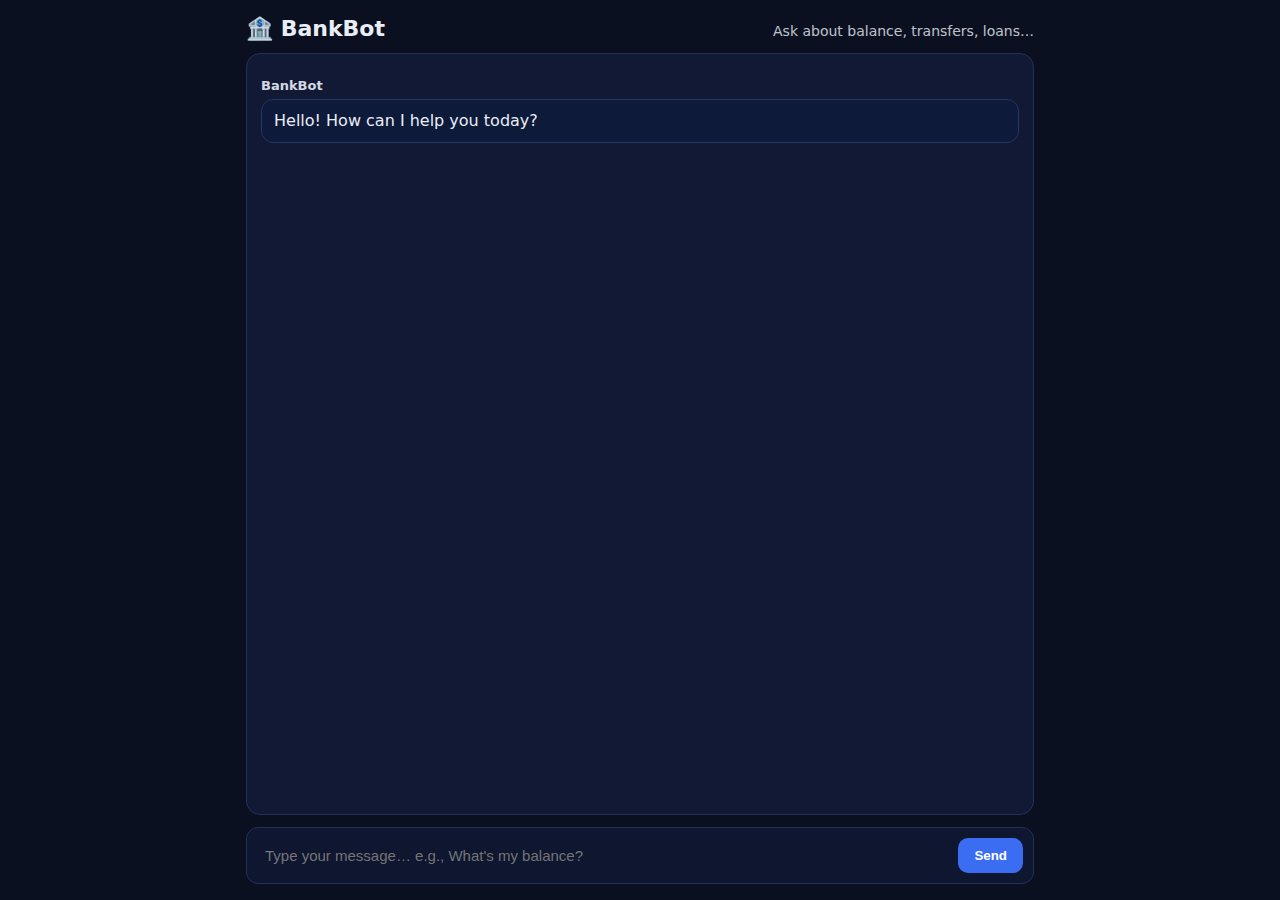
<file: templates/index.html>
<!doctype html>
<html lang="en">
  <head>
    <meta charset="utf-8" />
    <meta name="viewport" content="width=device-width, initial-scale=1" />
    <title>BankBot</title>
    <link rel="stylesheet" href="/static/style.css" />
  </head>
  <body>
    <div class="app">
      <header>
        <h1>🏦 BankBot</h1>
        <p class="sub">Ask about balance, transfers, loans…</p>
      </header>

      <main id="chat">
        <!-- messages will appear here -->
      </main>

      <form id="composer">
        <input
          id="message"
          type="text"
          autocomplete="off"
          placeholder="Type your message… e.g., What's my balance?"
          required
        />
        <button id="send" type="submit">Send</button>
      </form>
    </div>

    <script src="/static/app.js"></script>
  </body>
</html>
</file>
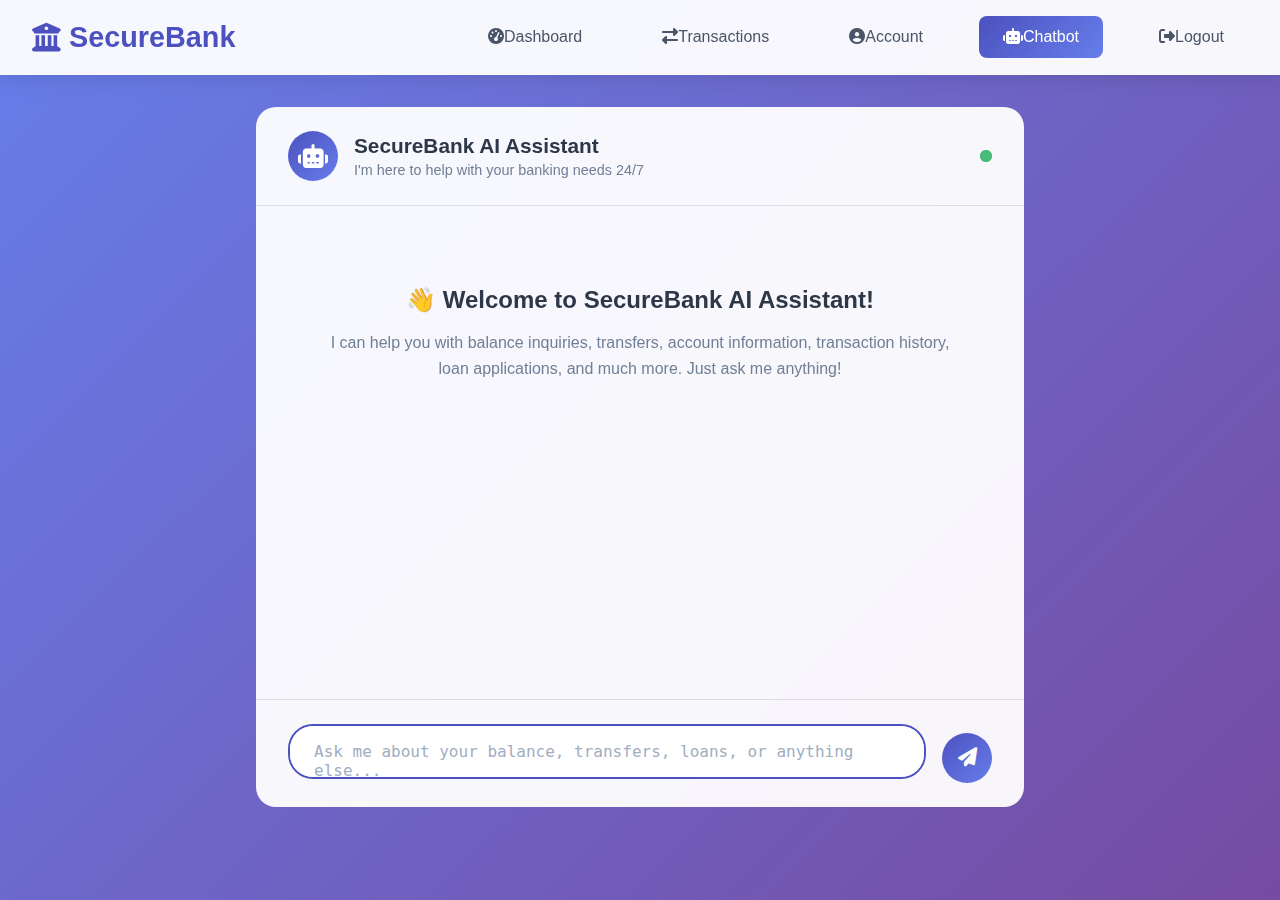
<file: templates/chat.html>
<!DOCTYPE html>
<html lang="en">
<head>
    <meta charset="UTF-8">
    <meta name="viewport" content="width=device-width, initial-scale=1.0">
    <title>SecureBank - AI Assistant</title>
    <link href="https://cdnjs.cloudflare.com/ajax/libs/font-awesome/6.4.0/css/all.min.css" rel="stylesheet">
    <style>
        * {
            margin: 0;
            padding: 0;
            box-sizing: border-box;
        }

        body {
            font-family: 'Inter', -apple-system, BlinkMacSystemFont, 'Segoe UI', Roboto, sans-serif;
            background: linear-gradient(135deg, #667eea 0%, #764ba2 100%);
            min-height: 100vh;
            color: #333;
        }

        /* Header */
        .header {
            background: rgba(255, 255, 255, 0.95);
            backdrop-filter: blur(10px);
            border-bottom: 1px solid rgba(255, 255, 255, 0.2);
            padding: 1rem 2rem;
            box-shadow: 0 4px 20px rgba(0, 0, 0, 0.1);
        }

        .nav-container {
            display: flex;
            justify-content: space-between;
            align-items: center;
            max-width: 1400px;
            margin: 0 auto;
        }

        .logo {
            font-size: 1.8rem;
            font-weight: 700;
            color: #4c51bf;
            display: flex;
            align-items: center;
            gap: 0.5rem;
        }

        .nav-links {
            display: flex;
            gap: 2rem;
            align-items: center;
        }

        .nav-link {
            text-decoration: none;
            color: #4a5568;
            font-weight: 500;
            padding: 0.75rem 1.5rem;
            border-radius: 8px;
            transition: all 0.3s ease;
        }

        .nav-link:hover {
            color: #4c51bf;
            background: rgba(102, 126, 234, 0.1);
        }

        .nav-link.active {
            background: linear-gradient(135deg, #4c51bf, #667eea);
            color: white;
        }

        /* Chat Container */
        .chat-container {
            max-width: 800px;
            margin: 2rem auto;
            padding: 0 1rem;
            height: calc(100vh - 200px);
            display: flex;
            flex-direction: column;
        }

        .chat-header {
            background: rgba(255, 255, 255, 0.95);
            backdrop-filter: blur(10px);
            border-radius: 20px 20px 0 0;
            padding: 1.5rem 2rem;
            border-bottom: 1px solid rgba(0, 0, 0, 0.1);
            display: flex;
            align-items: center;
            gap: 1rem;
        }

        .bot-avatar {
            width: 50px;
            height: 50px;
            background: linear-gradient(135deg, #4c51bf, #667eea);
            border-radius: 50%;
            display: flex;
            align-items: center;
            justify-content: center;
            color: white;
            font-size: 1.5rem;
        }

        .chat-info h3 {
            color: #2d3748;
            font-size: 1.3rem;
            margin-bottom: 0.3rem;
        }

        .chat-info p {
            color: #718096;
            font-size: 0.9rem;
        }

        .status-indicator {
            width: 12px;
            height: 12px;
            background: #48bb78;
            border-radius: 50%;
            margin-left: auto;
            position: relative;
        }

        .status-indicator::after {
            content: '';
            position: absolute;
            top: 0;
            left: 0;
            right: 0;
            bottom: 0;
            background: #48bb78;
            border-radius: 50%;
            animation: pulse 2s infinite;
        }

        @keyframes pulse {
            0% { transform: scale(1); opacity: 1; }
            100% { transform: scale(2); opacity: 0; }
        }

        /* Chat Messages */
        .chat-messages {
            flex: 1;
            background: rgba(255, 255, 255, 0.95);
            backdrop-filter: blur(10px);
            padding: 2rem;
            overflow-y: auto;
            display: flex;
            flex-direction: column;
            gap: 1rem;
            scrollbar-width: thin;
            scrollbar-color: #cbd5e0 transparent;
        }

        .chat-messages::-webkit-scrollbar {
            width: 6px;
        }

        .chat-messages::-webkit-scrollbar-track {
            background: transparent;
        }

        .chat-messages::-webkit-scrollbar-thumb {
            background: #cbd5e0;
            border-radius: 3px;
        }

        .message {
            display: flex;
            gap: 1rem;
            align-items: flex-start;
            animation: slideIn 0.3s ease-out;
        }

        @keyframes slideIn {
            from {
                opacity: 0;
                transform: translateY(20px);
            }
            to {
                opacity: 1;
                transform: translateY(0);
            }
        }

        .message.user {
            flex-direction: row-reverse;
        }

        .message-avatar {
            width: 40px;
            height: 40px;
            border-radius: 50%;
            display: flex;
            align-items: center;
            justify-content: center;
            color: white;
            font-size: 1.2rem;
            flex-shrink: 0;
        }

        .bot-message-avatar {
            background: linear-gradient(135deg, #4c51bf, #667eea);
        }

        .user-message-avatar {
            background: linear-gradient(135deg, #48bb78, #38a169);
        }

        .message-content {
            max-width: 70%;
            padding: 1rem 1.5rem;
            border-radius: 20px;
            position: relative;
            line-height: 1.5;
            white-space: pre-line;
        }

        .bot-message {
            background: #f7fafc;
            border: 1px solid #e2e8f0;
            color: #2d3748;
        }

        .user-message {
            background: linear-gradient(135deg, #4c51bf, #667eea);
            color: white;
        }

        .message-time {
            font-size: 0.75rem;
            opacity: 0.7;
            margin-top: 0.5rem;
        }

        /* Quick Suggestions */
        .quick-suggestions {
            display: flex;
            flex-wrap: wrap;
            gap: 0.5rem;
            margin-top: 1rem;
        }

        .suggestion-btn {
            background: rgba(102, 126, 234, 0.1);
            border: 1px solid rgba(102, 126, 234, 0.3);
            color: #4c51bf;
            padding: 0.5rem 1rem;
            border-radius: 20px;
            cursor: pointer;
            font-size: 0.85rem;
            transition: all 0.3s ease;
        }

        .suggestion-btn:hover {
            background: rgba(102, 126, 234, 0.2);
            transform: translateY(-2px);
        }

        /* Typing Indicator */
        .typing-indicator {
            display: none;
            align-items: center;
            gap: 1rem;
            padding: 1rem 0;
        }

        .typing-dots {
            display: flex;
            gap: 0.3rem;
        }

        .typing-dot {
            width: 8px;
            height: 8px;
            background: #4c51bf;
            border-radius: 50%;
            animation: typing 1.5s infinite ease-in-out;
        }

        .typing-dot:nth-child(2) { animation-delay: 0.2s; }
        .typing-dot:nth-child(3) { animation-delay: 0.4s; }

        @keyframes typing {
            0%, 80%, 100% { transform: scale(1); opacity: 0.5; }
            40% { transform: scale(1.2); opacity: 1; }
        }

        /* Input Area */
        .chat-input {
            background: rgba(255, 255, 255, 0.95);
            backdrop-filter: blur(10px);
            border-radius: 0 0 20px 20px;
            padding: 1.5rem 2rem;
            border-top: 1px solid rgba(0, 0, 0, 0.1);
        }

        .input-container {
            display: flex;
            gap: 1rem;
            align-items: flex-end;
        }

        .input-wrapper {
            flex: 1;
            position: relative;
        }

        #messageInput {
            width: 100%;
            border: 2px solid #e2e8f0;
            border-radius: 25px;
            padding: 1rem 1.5rem;
            font-size: 1rem;
            resize: none;
            min-height: 50px;
            max-height: 120px;
            outline: none;
            transition: border-color 0.3s ease;
        }

        #messageInput:focus {
            border-color: #4c51bf;
        }

        #messageInput::placeholder {
            color: #a0aec0;
        }

        .send-btn {
            background: linear-gradient(135deg, #4c51bf, #667eea);
            border: none;
            width: 50px;
            height: 50px;
            border-radius: 50%;
            color: white;
            font-size: 1.2rem;
            cursor: pointer;
            transition: all 0.3s ease;
            display: flex;
            align-items: center;
            justify-content: center;
        }

        .send-btn:hover:not(:disabled) {
            transform: scale(1.1);
            box-shadow: 0 5px 15px rgba(102, 126, 234, 0.4);
        }

        .send-btn:disabled {
            opacity: 0.5;
            cursor: not-allowed;
        }

        /* Welcome Message */
        .welcome-message {
            text-align: center;
            padding: 3rem 2rem;
            color: #718096;
        }

        .welcome-message h3 {
            color: #2d3748;
            margin-bottom: 1rem;
            font-size: 1.5rem;
        }

        .welcome-message p {
            margin-bottom: 2rem;
            line-height: 1.6;
        }

        .welcome-suggestions {
            display: grid;
            grid-template-columns: repeat(auto-fit, minmax(200px, 1fr));
            gap: 1rem;
            margin-top: 2rem;
        }

        .welcome-suggestion {
            background: rgba(102, 126, 234, 0.1);
            border: 1px solid rgba(102, 126, 234, 0.2);
            padding: 1rem;
            border-radius: 15px;
            cursor: pointer;
            transition: all 0.3s ease;
            text-align: left;
        }

        .welcome-suggestion:hover {
            background: rgba(102, 126, 234, 0.2);
            transform: translateY(-2px);
        }

        .welcome-suggestion i {
            color: #4c51bf;
            font-size: 1.5rem;
            margin-bottom: 0.5rem;
        }

        .welcome-suggestion h4 {
            color: #2d3748;
            margin-bottom: 0.3rem;
        }

        .welcome-suggestion p {
            color: #718096;
            font-size: 0.9rem;
            margin: 0;
        }

        /* Action Buttons */
        .action-buttons {
            display: flex;
            flex-wrap: wrap;
            gap: 0.5rem;
            margin-top: 1rem;
        }

        .action-btn {
            background: #4c51bf;
            color: white;
            border: none;
            padding: 0.5rem 1rem;
            border-radius: 20px;
            cursor: pointer;
            font-size: 0.85rem;
            transition: all 0.3s ease;
        }

        .action-btn:hover {
            background: #3a3f8f;
            transform: translateY(-2px);
        }

        .action-btn.secondary {
            background: #e2e8f0;
            color: #4a5568;
        }

        .action-btn.secondary:hover {
            background: #cbd5e0;
        }

        /* Transfer Modal */
        .modal {
            position: fixed;
            z-index: 1000;
            left: 0;
            top: 0;
            width: 100%;
            height: 100%;
            background: rgba(0, 0, 0, 0.6);
            justify-content: center;
            align-items: center;
            display: none;
        }

        .modal-content {
            background: #fff;
            padding: 2rem;
            border-radius: 15px;
            width: 90%;
            max-width: 400px;
            text-align: center;
            box-shadow: 0 10px 30px rgba(0, 0, 0, 0.3);
        }

        .modal-content h3 {
            margin-bottom: 1.5rem;
            color: #2d3748;
        }

        .modal-content input {
            width: 100%;
            padding: 12px;
            margin: 8px 0;
            border-radius: 8px;
            border: 2px solid #e2e8f0;
            outline: none;
            transition: border-color 0.3s ease;
        }

        .modal-content input:focus {
            border-color: #4c51bf;
        }

        .modal-content button {
            width: 100%;
            padding: 12px;
            margin: 8px 0;
            border: none;
            border-radius: 8px;
            font-weight: bold;
            cursor: pointer;
            transition: all 0.3s ease;
        }

        .modal-content button[type="submit"] {
            background: #4c51bf;
            color: #fff;
        }

        .modal-content button[type="submit"]:hover {
            background: #3a3f8f;
        }

        .close-btn {
            background: #e53e3e !important;
            color: #fff !important;
        }

        .close-btn:hover {
            background: #c53030 !important;
        }

        /* Responsive */
        @media (max-width: 768px) {
            .chat-container {
                margin: 1rem auto;
                height: calc(100vh - 150px);
            }

            .message-content {
                max-width: 85%;
            }

            .welcome-suggestions {
                grid-template-columns: 1fr;
            }

            .nav-container {
                flex-direction: column;
                gap: 1rem;
            }

            .nav-links {
                flex-wrap: wrap;
                justify-content: center;
                gap: 1rem;
            }
            /* Add these styles to your existing CSS in chat.html */

/* Intent Display Styles */
.intent-display {
    background: rgba(76, 81, 191, 0.1);
    border: 1px solid rgba(76, 81, 191, 0.3);
    color: #4c51bf;
    padding: 0.4rem 0.8rem;
    border-radius: 12px;
    font-size: 0.75rem;
    font-weight: 600;
    margin-top: 0.8rem;
    margin-bottom: 0.3rem;
    display: inline-block;
    max-width: fit-content;
    opacity: 0.8;
    transition: opacity 0.3s ease;
}

/* Transaction Container Styles */
.transactions-container {
    background: #f8fafc;
    border: 1px solid #e2e8f0;
    border-radius: 12px;
    margin-top: 1rem;
    padding: 1rem;
    max-height: 400px;
    overflow-y: auto;
}

.transaction-item {
    background: white;
    border: 1px solid #e2e8f0;
    border-radius: 8px;
    padding: 1rem;
    margin-bottom: 0.8rem;
    transition: all 0.2s ease;
}

.transaction-item:hover {
    box-shadow: 0 2px 8px rgba(0, 0, 0, 0.1);
    border-color: #cbd5e0;
}

.transaction-item:last-child {
    margin-bottom: 0;
}

.transaction-header {
    display: flex;
    justify-content: space-between;
    align-items: center;
    margin-bottom: 0.8rem;
}

.transaction-type {
    display: flex;
    align-items: center;
    gap: 0.5rem;
}

.type-icon {
    font-size: 1.2rem;
}

.type-text {
    font-weight: 600;
    color: #2d3748;
    font-size: 0.9rem;
}

.transaction-amount {
    font-weight: 700;
    font-size: 1.1rem;
}

.amount-credit {
    color: #38a169;
}

.amount-debit {
    color: #e53e3e;
}

.transaction-details {
    display: flex;
    flex-direction: column;
    gap: 0.3rem;
}

.transaction-date {
    color: #718096;
    font-size: 0.85rem;
    font-weight: 500;
}

.counterparty {
    color: #4a5568;
    font-size: 0.85rem;
    background: #edf2f7;
    padding: 0.3rem 0.6rem;
    border-radius: 6px;
    display: inline-block;
    max-width: fit-content;
}

.transaction-desc {
    color: #718096;
    font-size: 0.8rem;
    font-style: italic;
}

.balance-after {
    color: #2d3748;
    font-size: 0.8rem;
    font-weight: 500;
    background: #e6fffa;
    padding: 0.3rem 0.6rem;
    border-radius: 6px;
    border: 1px solid #b2f5ea;
    display: inline-block;
    max-width: fit-content;
}

.no-transactions {
    text-align: center;
    color: #718096;
    padding: 2rem;
    font-style: italic;
}

/* Responsive Styles for Transactions */
@media (max-width: 768px) {
    .transaction-header {
        flex-direction: column;
        align-items: flex-start;
        gap: 0.5rem;
    }
    
    .transaction-amount {
        font-size: 1rem;
    }
    
    .transactions-container {
        max-height: 300px;
    }
    
    .transaction-item {
        padding: 0.8rem;
    }
}

/* Enhanced message content for better formatting */
.message-content {
    max-width: 70%;
    padding: 1rem 1.5rem;
    border-radius: 20px;
    position: relative;
    line-height: 1.5;
    white-space: pre-line;
}

.bot-message .transactions-container {
    margin-top: 1rem;
    margin-left: -0.5rem;
    margin-right: -0.5rem;
}

/* Scrollbar for transaction container */
.transactions-container::-webkit-scrollbar {
    width: 6px;
}

.transactions-container::-webkit-scrollbar-track {
    background: #f1f5f9;
    border-radius: 3px;
}

.transactions-container::-webkit-scrollbar-thumb {
    background: #cbd5e0;
    border-radius: 3px;
}

.transactions-container::-webkit-scrollbar-thumb:hover {
    background: #a0aec0;
}
        }

        /* Loading Animation */
        .loading {
            display: inline-block;
            width: 20px;
            height: 20px;
            border: 2px solid #f3f3f3;
            border-top: 2px solid #4c51bf;
            border-radius: 50%;
            animation: spin 1s linear infinite;
        }

        @keyframes spin {
            0% { transform: rotate(0deg); }
            100% { transform: rotate(360deg); }
        }
    </style>
</head>
<body>
    <!-- Header -->
    <header class="header">
        <div class="nav-container">
            <div class="logo">
                <i class="fas fa-university"></i>
                SecureBank
            </div>
            <nav class="nav-links">
                <a href="/portal/dashboard" class="nav-link">
                    <i class="fas fa-tachometer-alt"></i>Dashboard
                </a>
                <a href="/portal/transactions" class="nav-link">
                    <i class="fas fa-exchange-alt"></i>Transactions
                </a>
                <a href="/portal/account" class="nav-link">
                    <i class="fas fa-user-circle"></i>Account
                </a>
                <a href="/portal/chat" class="nav-link active">
                    <i class="fas fa-robot"></i>Chatbot
                </a>
                <a href="/logout" class="nav-link">
                    <i class="fas fa-sign-out-alt"></i>Logout
                </a>
            </nav>
        </div>
    </header>

    <!-- Chat Container -->
    <div class="chat-container">
        <!-- Chat Header -->
        <div class="chat-header">
            <div class="bot-avatar">
                <i class="fas fa-robot"></i>
            </div>
            <div class="chat-info">
                <h3>SecureBank AI Assistant</h3>
                <p>I'm here to help with your banking needs 24/7</p>
            </div>
            <div class="status-indicator" title="Online"></div>
        </div>

        <!-- Chat Messages -->
        <div class="chat-messages" id="chatMessages">
            <div class="welcome-message">
                <h3>👋 Welcome to SecureBank AI Assistant!</h3>
                <p>I can help you with balance inquiries, transfers, account information, transaction history, loan applications, and much more. Just ask me anything!</p>
                
            </div>
        </div>

        <!-- Typing Indicator -->
        <div class="typing-indicator" id="typingIndicator">
            <div class="message-avatar bot-message-avatar">
                <i class="fas fa-robot"></i>
            </div>
            <div class="typing-dots">
                <div class="typing-dot"></div>
                <div class="typing-dot"></div>
                <div class="typing-dot"></div>
            </div>
            <span style="color: #718096; font-size: 0.9rem;">AI Assistant is typing...</span>
        </div>

        <!-- Chat Input -->
        <div class="chat-input">
            <div class="input-container">
                <div class="input-wrapper">
                    <textarea 
                        id="messageInput" 
                        placeholder="Ask me about your balance, transfers, loans, or anything else..."
                        rows="1"
                    ></textarea>
                </div>
                <button class="send-btn" id="sendBtn" onclick="sendMessage()">
                    <i class="fas fa-paper-plane"></i>
                </button>
            </div>
        </div>
    </div>

    <!-- Transfer Modal -->
    <div class="modal" id="transferModal">
        <div class="modal-content">
            <h3>Secure Money Transfer</h3>
            <form id="transferForm">
                <input type="text" id="recipient" placeholder="Recipient Name / Account No." required>
                <input type="number" id="amount" placeholder="Amount" required>
                <input type="password" id="password" placeholder="Enter Password" required>
                <button type="submit">Transfer</button>
                <button type="button" id="closeModal" class="close-btn">Cancel</button>
            </form>
        </div>
    </div>

    <script>
        // Global variables
        let isWaitingForResponse = false;
        let pendingTransfer = null;

        // Initialize when DOM is loaded
        document.addEventListener('DOMContentLoaded', function() {
            initializeChat();
        });

        function initializeChat() {
            const messageInput = document.getElementById('messageInput');
            const sendBtn = document.getElementById('sendBtn');
            const transferModal = document.getElementById('transferModal');
            const closeModal = document.getElementById('closeModal');
            const transferForm = document.getElementById('transferForm');

            // Auto-resize textarea
            if (messageInput) {
                messageInput.addEventListener('input', function() {
                    this.style.height = 'auto';
                    this.style.height = Math.min(this.scrollHeight, 120) + 'px';
                });

                // Send message on Enter (but allow Shift+Enter for new lines)
                messageInput.addEventListener('keydown', function(e) {
                    if (e.key === 'Enter' && !e.shiftKey) {
                        e.preventDefault();
                        sendMessage();
                    }
                });

                messageInput.focus();
            }

            // Close modal
            if (closeModal && transferModal) {
                closeModal.addEventListener('click', () => {
                    transferModal.style.display = 'none';
                });
            }

            // Handle transfer form
            if (transferForm) {
                transferForm.addEventListener('submit', handleTransferSubmit);
            }
        }

        function sendQuickMessage(message) {
            const welcomeMessage = document.querySelector('.welcome-message');
            if (welcomeMessage) {
                welcomeMessage.style.display = 'none';
            }
            
            const messageInput = document.getElementById('messageInput');
            if (messageInput) {
                messageInput.value = message;
                sendMessage();
            }
        }

        function addMessage(content, isUser = false, showActions = false) {
            const messagesContainer = document.getElementById('chatMessages');
            if (!messagesContainer) return;

            const messageDiv = document.createElement('div');
            messageDiv.className = `message ${isUser ? 'user' : 'bot'}`;
            
            const time = new Date().toLocaleTimeString('en-US', { 
                hour: '2-digit', 
                minute: '2-digit',
                hour12: true 
            });
                // Intent display for bot messages
            let intentDisplay = '';
            if (!isUser && intent && intent !== 'default') {
                const intentLabels = {
                    'check_balance': '💰 Balance Inquiry',
                    'transfer_money': '💸 Money Transfer',
                    'account_info': '👤 Account Info',
                    'check_history': '📋 Transaction History',
                    'apply_loan': '🏦 Loan Application',
                    'get_interest_rate': '📊 Interest Rates',
                    'card_info': '💳 Card Information',
                    'lost_card': '🚨 Lost/Stolen Card',
                    'create_account': '🆕 Account Opening',
                    'get_branch_details': '🏢 Branch Locations',
                    'greeting_hi': '👋 Greeting',
                    'greeting_bye': '👋 Farewell',
                    'predefined_query': '🤖 FAQ Response'
                };
        
                const intentLabel = intentLabels[intent] || `🤖 ${intent.replace('_', ' ')}`;
                intentDisplay = `<div class="intent-display">${intentLabel}</div>`;
            }
            messageDiv.innerHTML = `
                <div class="message-avatar ${isUser ? 'user-message-avatar' : 'bot-message-avatar'}">
                    <i class="fas fa-${isUser ? 'user' : 'robot'}"></i>
                </div>
                <div class="message-content ${isUser ? 'user-message' : 'bot-message'}">
                    ${intentDisplay}
                    ${content}
                    <div class="message-time">${time}</div>
                    ${showActions ? '<div class="action-buttons" id="lastMessageActions"></div>' : ''}
                </div>
            `;
            
            messagesContainer.appendChild(messageDiv);
            messagesContainer.scrollTop = messagesContainer.scrollHeight;
            
            return messageDiv;
        }
        function formatTransactions(transactions) {
    if (!transactions || transactions.length === 0) {
        return '<div class="no-transactions">No transactions found</div>';
    }

    let html = '<div class="transactions-container">';
    
    transactions.forEach((tx, index) => {
        try {
            const txDate = new Date(tx.timestamp);
            const dateStr = txDate.toLocaleDateString('en-US', { 
                month: 'short', 
                day: 'numeric', 
                year: 'numeric' 
            });
            const timeStr = txDate.toLocaleTimeString('en-US', { 
                hour: '2-digit', 
                minute: '2-digit',
                hour12: true 
            });
            
            const amount = parseFloat(tx.amount);
            const isCredit = tx.type === 'transfer_in' || tx.type === 'deposit';
            const isDebit = tx.type === 'transfer_out' || tx.type === 'withdraw';
            
            let typeIcon = '💰';
            let typeText = tx.type.replace('_', ' ').toUpperCase();
            let amountClass = '';
            let amountPrefix = '';
            
            if (isCredit) {
                typeIcon = '📈';
                amountClass = 'amount-credit';
                amountPrefix = '+';
            } else if (isDebit) {
                typeIcon = '📉';
                amountClass = 'amount-debit';
                amountPrefix = '-';
            }
            
            // Handle recipient/sender info
            let counterparty = '';
            if (tx.to_account && tx.to_account !== '') {
                if (tx.type === 'transfer_out') {
                    counterparty = `<div class="counterparty">To: Account ${tx.to_account}</div>`;
                } else if (tx.type === 'transfer_in') {
                    counterparty = `<div class="counterparty">From: Account ${tx.to_account}</div>`;
                }
            }
            
            html += `
                <div class="transaction-item">
                    <div class="transaction-header">
                        <div class="transaction-type">
                            <span class="type-icon">${typeIcon}</span>
                            <span class="type-text">${typeText}</span>
                        </div>
                        <div class="transaction-amount ${amountClass}">
                            ${amountPrefix}₹${amount.toLocaleString('en-IN', { minimumFractionDigits: 2 })}
                        </div>
                    </div>
                    <div class="transaction-details">
                        <div class="transaction-date">${dateStr} at ${timeStr}</div>
                        ${counterparty}
                        ${tx.description ? `<div class="transaction-desc">${tx.description}</div>` : ''}
                        ${tx.balance_after ? `<div class="balance-after">Balance: ₹${parseFloat(tx.balance_after).toLocaleString('en-IN', { minimumFractionDigits: 2 })}</div>` : ''}
                    </div>
                </div>
            `;
        } catch (error) {
            console.error('Error formatting transaction:', error);
        }
    });
    
    html += '</div>';
    return html;
}


        function showTypingIndicator() {
            const typingIndicator = document.getElementById('typingIndicator');
            const chatMessages = document.getElementById('chatMessages');
            if (typingIndicator && chatMessages) {
                typingIndicator.style.display = 'flex';
                chatMessages.scrollTop = chatMessages.scrollHeight;
            }
        }

        function hideTypingIndicator() {
            const typingIndicator = document.getElementById('typingIndicator');
            if (typingIndicator) {
                typingIndicator.style.display = 'none';
            }
        }

        function addActionButtons(actions) {
            const actionsContainer = document.getElementById('lastMessageActions');
            if (actionsContainer) {
                actions.forEach(action => {
                    const btn = document.createElement('button');
                    btn.className = `action-btn ${action.type || ''}`;
                    btn.textContent = action.text;
                    btn.onclick = action.onClick;
                    actionsContainer.appendChild(btn);
                });
            }
        }

        // Replace these functions in your chat.html JavaScript section

function addMessage(content, isUser = false, showActions = false, intent = null) {
    const messagesContainer = document.getElementById('chatMessages');
    if (!messagesContainer) return;

    const messageDiv = document.createElement('div');
    messageDiv.className = `message ${isUser ? 'user' : 'bot'}`;
    
    const time = new Date().toLocaleTimeString('en-US', { 
        hour: '2-digit', 
        minute: '2-digit',
        hour12: true 
    });
    
    // Intent display for bot messages
    let intentDisplay = '';
    if (!isUser && intent && intent !== 'default') {
        const intentLabels = {
            'check_balance': '💰 Balance Inquiry',
            'transfer_money': '💸 Money Transfer',
            'account_info': '👤 Account Info',
            'check_history': '📋 Transaction History',
            'apply_loan': '🏦 Loan Application',
            'get_interest_rate': '📊 Interest Rates',
            'card_info': '💳 Card Information',
            'lost_card': '🚨 Lost/Stolen Card',
            'create_account': '🆕 Account Opening',
            'get_branch_details': '🏢 Branch Locations',
            'greeting_hi': '👋 Greeting',
            'greeting_bye': '👋 Farewell',
            'predefined_query': '🤖 FAQ Response'
        };
        
        const intentLabel = intentLabels[intent] || `🤖 ${intent.replace('_', ' ')}`;
        intentDisplay = `<div class="intent-display">${intentLabel}</div>`;
    }
    
    messageDiv.innerHTML = `
        <div class="message-avatar ${isUser ? 'user-message-avatar' : 'bot-message-avatar'}">
            <i class="fas fa-${isUser ? 'user' : 'robot'}"></i>
        </div>
        <div class="message-content ${isUser ? 'user-message' : 'bot-message'}">
            ${intentDisplay}
            ${content}
            <div class="message-time">${time}</div>
            ${showActions ? '<div class="action-buttons" id="lastMessageActions"></div>' : ''}
        </div>
    `;
    
    messagesContainer.appendChild(messageDiv);
    messagesContainer.scrollTop = messagesContainer.scrollHeight;
    
    return messageDiv;
}

    function formatTransactions(transactions) {
        if (!transactions || transactions.length === 0) {
            return '<div class="no-transactions">No transactions found</div>';
    }

        let html = '<div class="transactions-container">';
    
        transactions.forEach((tx, index) => {
            try {
                const txDate = new Date(tx.timestamp);
                const dateStr = txDate.toLocaleDateString('en-US', { 
                    month: 'short', 
                    day: 'numeric', 
                    year: 'numeric' 
            });
                const timeStr = txDate.toLocaleTimeString('en-US', { 
                    hour: '2-digit', 
                    minute: '2-digit',
                    hour12: true 
            });
            
                const amount = parseFloat(tx.amount);
                const isCredit = tx.type === 'transfer_in' || tx.type === 'deposit';
                const isDebit = tx.type === 'transfer_out' || tx.type === 'withdraw';
            
                let typeIcon = '💰';
                let typeText = tx.type.replace('_', ' ').toUpperCase();
                let amountClass = '';
                let amountPrefix = '';
            
                if (isCredit) {
                    typeIcon = '📈';
                    amountClass = 'amount-credit';
                    amountPrefix = '+';
            }     else if (isDebit) {
                    typeIcon = '📉';
                    amountClass = 'amount-debit';
                    amountPrefix = '-';
            }
            
            // Handle recipient/sender info
                let counterparty = '';
                if (tx.to_account && tx.to_account !== '') {
                    if (tx.type === 'transfer_out') {
                        counterparty = `<div class="counterparty">To: Account ${tx.to_account}</div>`;
                }     else if (tx.type === 'transfer_in') {
                        counterparty = `<div class="counterparty">From: Account ${tx.to_account}</div>`;
                }
            }
            
                html += `
                    <div class="transaction-item">
                        <div class="transaction-header">
                            <div class="transaction-type">
                                <span class="type-icon">${typeIcon}</span>
                                <span class="type-text">${typeText}</span>
                            </div>
                            <div class="transaction-amount ${amountClass}">
                                ${amountPrefix}₹${amount.toLocaleString('en-IN', { minimumFractionDigits: 2 })}
                            </div>
                        </div>
                        <div class="transaction-details">
                            <div class="transaction-date">${dateStr} at ${timeStr}</div>
                            ${counterparty}
                            ${tx.description ? `<div class="transaction-desc">${tx.description}</div>` : ''}
                            ${tx.balance_after ? `<div class="balance-after">Balance: ₹${parseFloat(tx.balance_after).toLocaleString('en-IN', { minimumFractionDigits: 2 })}</div>` : ''}
                        </div>
                    </div>
                `;
            } catch (error) {
                console.error('Error formatting transaction:', error);
        }
    });
    
        html += '</div>';
        return html;
}

// Enhanced sendMessage function
async function sendMessage() {
    const messageInput = document.getElementById('messageInput');
    const sendBtn = document.getElementById('sendBtn');
    
    if (!messageInput) return;
    
    const message = messageInput.value.trim();
    if (!message || isWaitingForResponse) return;
    
    // Hide welcome message if it exists
    const welcomeMessage = document.querySelector('.welcome-message');
    if (welcomeMessage) {
        welcomeMessage.style.display = 'none';
    }
    
    // Add user message
    addMessage(message, true);
    messageInput.value = '';
    messageInput.style.height = 'auto';
    
    isWaitingForResponse = true;
    if (sendBtn) sendBtn.disabled = true;
    showTypingIndicator();
    
    try {
        const response = await fetch('/portal/chat', {
            method: 'POST',
            headers: { 'Content-Type': 'application/json' },
            body: JSON.stringify({ message: message })
        });

        const data = await response.json();
        
        hideTypingIndicator();
        
        if (data.error) {
            addMessage(`❌ ${data.error}`, false);
        } else {
            let responseContent = data.response;
            
            // Handle transaction display
            if (data.action === 'show_transactions' && data.data && data.data.transactions) {
                responseContent += '<br><br>' + formatTransactions(data.data.transactions);
            }
            
            const botMessageDiv = addMessage(responseContent, false, true, data.intent);
            
            // Handle specific actions
            const actions = [];
            
            if (data.action === 'awaiting_confirmation') {
                actions.push({
                    text: '✅ Confirm Transfer',
                    onClick: () => confirmTransfer(data.data)
                });
                actions.push({
                    text: '❌ Cancel',
                    type: 'secondary',
                    onClick: () => sendQuickMessage('Cancel transfer')
                });
            } else if (data.action === 'show_transactions') {
                actions.push({
                    text: '📄 View All Transactions',
                    onClick: () => window.open('/portal/transactions', '_blank')
                });
            } else if (data.action === 'block_card') {
                actions.push({
                    text: '🔒 Block Card Now',
                    onClick: () => sendQuickMessage('Yes, block my card immediately')
                });
            } else if (data.action === 'show_transfer_modal') {
                actions.push({
                    text: '💸 Transfer Money',
                    onClick: showTransferModal
                });
            }
            
            if (actions.length > 0) {
                setTimeout(() => addActionButtons(actions), 500);
            }
        }
        
    } catch (error) {
        hideTypingIndicator();
        addMessage('❌ Sorry, I encountered an error. Please try again.', false);
        console.error('Chat error:', error);
    } finally {
        isWaitingForResponse = false;
        if (sendBtn) sendBtn.disabled = false;
    }
}

        function showTransferModal() {
            const transferModal = document.getElementById('transferModal');
            if (transferModal) {
                transferModal.style.display = 'flex';
            }
        }

        // Declare updateBalance once at top-level (outside any function)
        function updateBalance(newBalance) {
            const balanceElement = document.getElementById('primaryBalance');
            if (balanceElement) {
                balanceElement.textContent = `₹${newBalance.toLocaleString(undefined, { minimumFractionDigits: 2, maximumFractionDigits: 2 })}`;
  }
}

async function confirmTransfer(transferData) {
  if (!transferData) return;

  try {
    addMessage('Confirming transfer...', true);
    showTypingIndicator();

    const response = await fetch('/api/execute_transfer', {
      method: 'POST',
      headers: { 'Content-Type': 'application/json' },
      body: JSON.stringify(transferData),
    });

    const data = await response.json();
    hideTypingIndicator();

    if (data.ok) {
      addMessage(`✅ ${data.message}\n\nYour new balance: ₹${data.new_balance.toLocaleString()}`, false);
      if (data.new_balance !== undefined) {
        updateBalance(data.new_balance);
      }
    } else {
      addMessage(`❌ Transfer failed: ${data.error}`, false);
    }
  } catch (error) {
    hideTypingIndicator();
    addMessage('❌ Transfer failed. Please try again.', false);
    console.error('Transfer error:', error);
  }
}


        async function handleTransferSubmit(e) {
            e.preventDefault();

            const recipient = document.getElementById('recipient')?.value.trim();
            const amount = parseFloat(document.getElementById('amount')?.value || 0);
            const password = document.getElementById('password')?.value;
            const transferModal = document.getElementById('transferModal');
            const transferForm = document.getElementById('transferForm');

            if (!recipient || !amount || !password) {
                alert("Please fill in all fields.");
                return;
            }

            // Close modal
            if (transferModal) {
                transferModal.style.display = 'none';
            }

            try {
                const response = await fetch("/api/transfer", {
                    method: "POST",
                    headers: {"Content-Type": "application/json"},
                    body: JSON.stringify({to_account: recipient, amount: amount, password: password})
                });
                
                const data = await response.json();

                let msgText;
                if (data.ok) {
                    msgText = `✅ Transfer of ₹${amount.toFixed(2)} to <b>${recipient}</b> completed successfully! Your new balance is ₹${parseFloat(data.balance).toFixed(2)}.`;
                } else {
                    msgText = `❌ Transfer failed: ${data.error || "Unknown error"}`;
                }

                addMessage(msgText, false);

            } catch (error) {
                addMessage('❌ Transfer failed. Please try again later.', false);
                console.error('Transfer error:', error);
            }

            // Clear form
            if (transferForm) {
                transferForm.reset();
            }
        }

        function addQuickSuggestions(suggestions) {
            const messagesContainer = document.getElementById('chatMessages');
            if (!messagesContainer) return;

            const suggestionsDiv = document.createElement('div');
            suggestionsDiv.className = 'quick-suggestions';
            
            suggestions.forEach(suggestion => {
                const btn = document.createElement('button');
                btn.className = 'suggestion-btn';
                btn.textContent = suggestion;
                btn.onclick = () => sendQuickMessage(suggestion);
                suggestionsDiv.appendChild(btn);
            });
            
            const wrapper = document.createElement('div');
            wrapper.style.padding = '0 1rem';
            wrapper.appendChild(suggestionsDiv);
            
            messagesContainer.appendChild(wrapper);
            messagesContainer.scrollTop = messagesContainer.scrollHeight;
            
            // Remove suggestions after 30 seconds
            setTimeout(() => {
                if (wrapper.parentNode) {
                    wrapper.remove();
                }
            }, 30000);
        }
    </script>
</body>
</html>
</file>
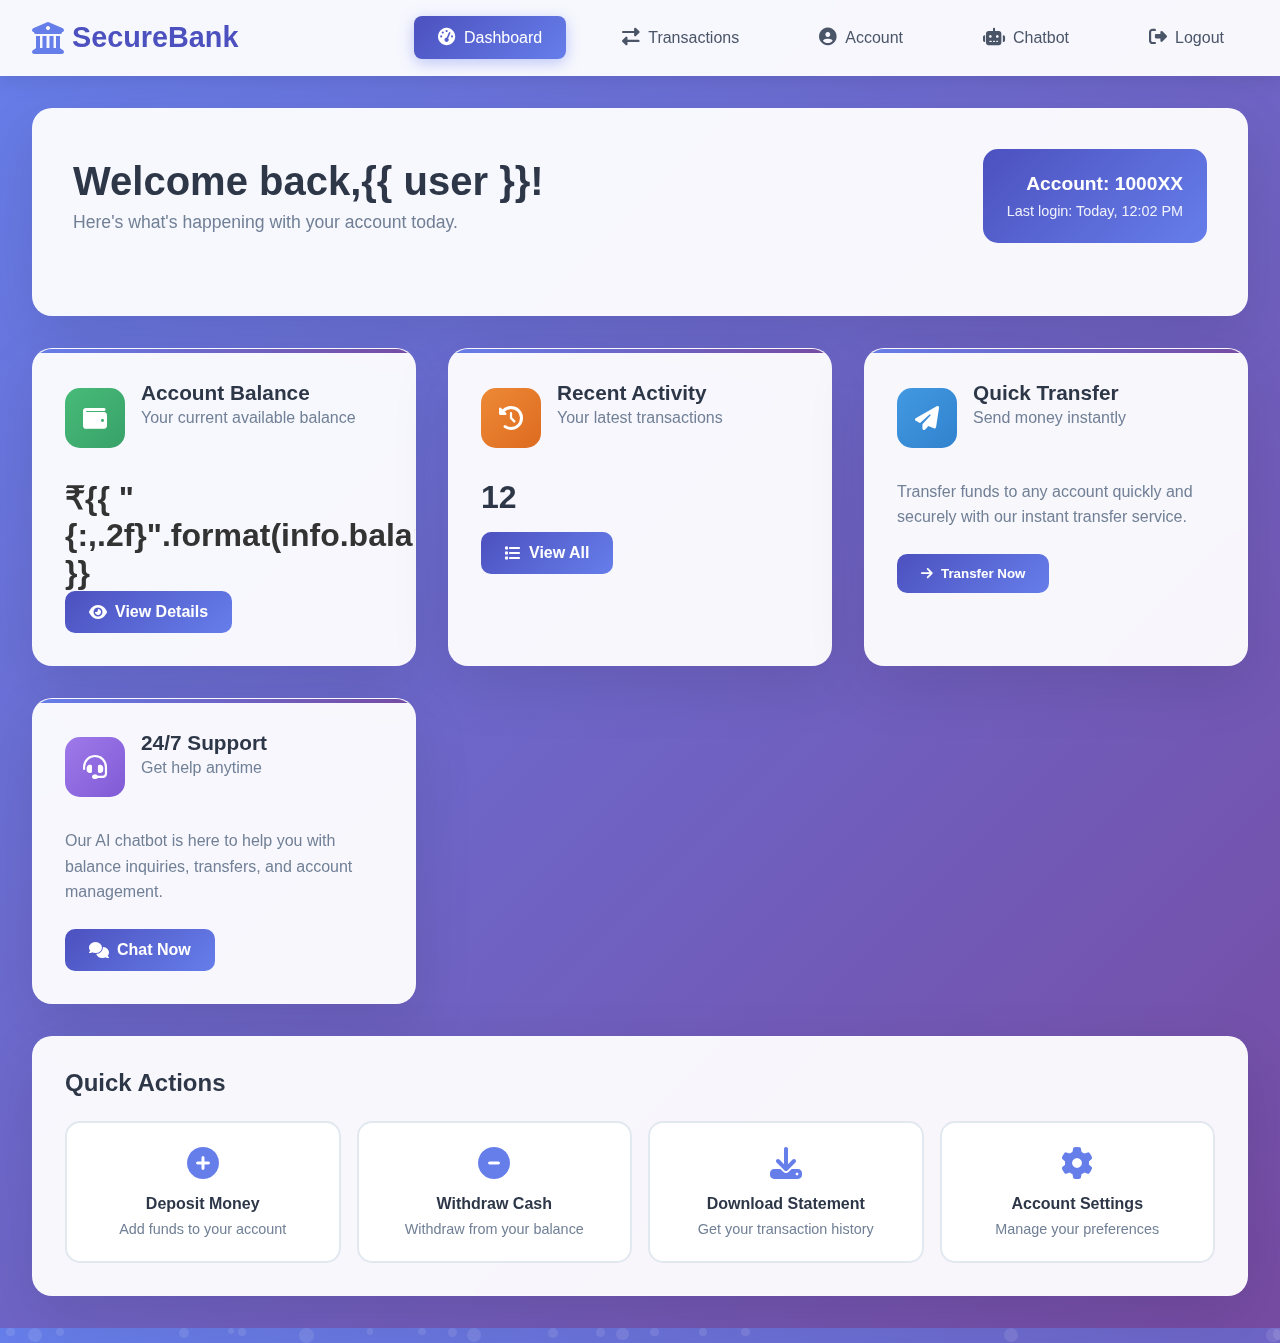
<file: templates/homepage.html>
<!DOCTYPE html>
<html lang="en">
<head>
    <meta charset="UTF-8">
    <meta name="viewport" content="width=device-width, initial-scale=1.0">
    <title>SecureBank Portal</title>
    <link href="https://cdnjs.cloudflare.com/ajax/libs/font-awesome/6.4.0/css/all.min.css" rel="stylesheet">
    <style>
        * {
            margin: 0;
            padding: 0;
            box-sizing: border-box;
        }

        body {
            font-family: 'Inter', -apple-system, BlinkMacSystemFont, 'Segoe UI', Roboto, sans-serif;
            background: linear-gradient(135deg, #667eea 0%, #764ba2 100%);
            min-height: 100vh;
            color: #333;
        }

        /* Header */
        .header {
            background: rgba(255, 255, 255, 0.95);
            backdrop-filter: blur(10px);
            border-bottom: 1px solid rgba(255, 255, 255, 0.2);
            padding: 1rem 2rem;
            box-shadow: 0 4px 20px rgba(0, 0, 0, 0.1);
        }

        .nav-container {
            display: flex;
            justify-content: space-between;
            align-items: center;
            max-width: 1400px;
            margin: 0 auto;
        }

        .logo {
            font-size: 1.8rem;
            font-weight: 700;
            color: #4c51bf;
            display: flex;
            align-items: center;
            gap: 0.5rem;
        }

        .logo i {
            font-size: 2rem;
            color: #667eea;
        }

        .nav-links {
            display: flex;
            gap: 2rem;
            align-items: center;
        }

        .nav-link {
            text-decoration: none;
            color: #4a5568;
            font-weight: 500;
            padding: 0.75rem 1.5rem;
            border-radius: 8px;
            transition: all 0.3s ease;
            position: relative;
            overflow: hidden;
        }

        .nav-link:hover {
            color: #4c51bf;
            background: rgba(102, 126, 234, 0.1);
            transform: translateY(-2px);
        }

        .nav-link.active {
            background: linear-gradient(135deg, #4c51bf, #667eea);
            color: white;
            box-shadow: 0 4px 15px rgba(102, 126, 234, 0.4);
        }

        .nav-link i {
            margin-right: 0.5rem;
            font-size: 1.1rem;
        }

        /* Main Content */
        .main-content {
            max-width: 1400px;
            margin: 2rem auto;
            padding: 0 2rem;
        }

        .welcome-section {
            background: rgba(255, 255, 255, 0.95);
            backdrop-filter: blur(10px);
            border-radius: 20px;
            padding: 2.5rem;
            margin-bottom: 2rem;
            box-shadow: 0 20px 60px rgba(0, 0, 0, 0.1);
            border: 1px solid rgba(255, 255, 255, 0.2);
        }

        .welcome-header {
            display: flex;
            justify-content: space-between;
            align-items: center;
            margin-bottom: 2rem;
        }

        .welcome-text h1 {
            font-size: 2.5rem;
            color: #2d3748;
            margin-bottom: 0.5rem;
            font-weight: 700;
        }

        .welcome-text p {
            color: #718096;
            font-size: 1.1rem;
        }

        .user-info {
            text-align: right;
            background: linear-gradient(135deg, #4c51bf, #667eea);
            padding: 1.5rem;
            border-radius: 15px;
            color: white;
            min-width: 200px;
        }

        .user-info h3 {
            margin-bottom: 0.5rem;
            font-size: 1.2rem;
        }

        .user-info p {
            font-size: 0.9rem;
            opacity: 0.9;
        }

        /* Cards Grid */
        .cards-grid {
            display: grid;
            grid-template-columns: repeat(auto-fit, minmax(300px, 1fr));
            gap: 2rem;
            margin-bottom: 2rem;
        }

        .card {
            background: rgba(255, 255, 255, 0.95);
            backdrop-filter: blur(10px);
            border-radius: 20px;
            padding: 2rem;
            box-shadow: 0 20px 60px rgba(0, 0, 0, 0.1);
            border: 1px solid rgba(255, 255, 255, 0.2);
            transition: all 0.3s ease;
            position: relative;
            overflow: hidden;
        }

        .card::before {
            content: '';
            position: absolute;
            top: 0;
            left: 0;
            right: 0;
            height: 4px;
            background: linear-gradient(90deg, #667eea, #764ba2);
        }

        .card:hover {
            transform: translateY(-10px);
            box-shadow: 0 30px 80px rgba(0, 0, 0, 0.15);
        }

        .card-header {
            display: flex;
            align-items: center;
            margin-bottom: 1.5rem;
        }

        .card-icon {
            width: 60px;
            height: 60px;
            border-radius: 15px;
            display: flex;
            align-items: center;
            justify-content: center;
            font-size: 1.5rem;
            color: white;
            margin-right: 1rem;
        }

        .balance-icon { background: linear-gradient(135deg, #48bb78, #38a169); }
        .transactions-icon { background: linear-gradient(135deg, #ed8936, #dd6b20); }
        .transfer-icon { background: linear-gradient(135deg, #4299e1, #3182ce); }
        .support-icon { background: linear-gradient(135deg, #9f7aea, #805ad5); }

        .card h3 {
            color: #2d3748;
            font-size: 1.3rem;
            font-weight: 600;
        }

        .card p {
            color: #718096;
            margin-bottom: 1.5rem;
            line-height: 1.6;
        }

        .card-value {
            font-size: 2rem;
            font-weight: 700;
            color: #2d3748;
            margin-bottom: 1rem;
        }

        .btn {
            background: linear-gradient(135deg, #4c51bf, #667eea);
            color: white;
            border: none;
            padding: 0.75rem 1.5rem;
            border-radius: 10px;
            font-weight: 600;
            cursor: pointer;
            transition: all 0.3s ease;
            text-decoration: none;
            display: inline-flex;
            align-items: center;
            gap: 0.5rem;
        }

        .btn:hover {
            transform: translateY(-2px);
            box-shadow: 0 10px 25px rgba(102, 126, 234, 0.4);
        }

        /* Quick Actions */
        .quick-actions {
            background: rgba(255, 255, 255, 0.95);
            backdrop-filter: blur(10px);
            border-radius: 20px;
            padding: 2rem;
            box-shadow: 0 20px 60px rgba(0, 0, 0, 0.1);
            border: 1px solid rgba(255, 255, 255, 0.2);
        }

        .quick-actions h2 {
            color: #2d3748;
            margin-bottom: 1.5rem;
            font-size: 1.5rem;
            font-weight: 600;
        }

        .actions-grid {
            display: grid;
            grid-template-columns: repeat(auto-fit, minmax(200px, 1fr));
            gap: 1rem;
        }

        .action-btn {
            background: white;
            border: 2px solid #e2e8f0;
            padding: 1.5rem;
            border-radius: 15px;
            text-align: center;
            cursor: pointer;
            transition: all 0.3s ease;
            text-decoration: none;
            color: #4a5568;
        }

        .action-btn:hover {
            border-color: #667eea;
            transform: translateY(-5px);
            box-shadow: 0 10px 30px rgba(0, 0, 0, 0.1);
        }

        .action-btn i {
            font-size: 2rem;
            margin-bottom: 1rem;
            color: #667eea;
        }

        .action-btn h4 {
            margin-bottom: 0.5rem;
            color: #2d3748;
        }

        .action-btn p {
            font-size: 0.9rem;
            color: #718096;
        }

        /* Responsive */
        @media (max-width: 768px) {
            .nav-container {
                flex-direction: column;
                gap: 1rem;
            }

            .nav-links {
                flex-wrap: wrap;
                justify-content: center;
                gap: 1rem;
            }

            .welcome-header {
                flex-direction: column;
                text-align: center;
                gap: 1.5rem;
            }

            .user-info {
                text-align: center;
                min-width: auto;
                width: 100%;
            }

            .welcome-text h1 {
                font-size: 2rem;
            }

            .main-content {
                padding: 0 1rem;
            }

            .cards-grid {
                grid-template-columns: 1fr;
            }
        }

        /* Floating particles animation */
        .particle {
            position: absolute;
            background: rgba(255, 255, 255, 0.1);
            border-radius: 50%;
            pointer-events: none;
            animation: float 6s ease-in-out infinite;
        }

        @keyframes float {
            0%, 100% { transform: translateY(0px) rotate(0deg); opacity: 0; }
            50% { transform: translateY(-100px) rotate(180deg); opacity: 1; }
        }

        /* Smooth transitions */
        * {
            transition: color 0.3s ease, background-color 0.3s ease;
        }
    </style>
</head>
<body>
    <!-- Header -->
    <header class="header">
        <div class="nav-container">
            <div class="logo">
                <i class="fas fa-university"></i>
                SecureBank
            </div>
            <nav class="nav-links">
                <a href="/portal/dashboard" class="nav-link active">
                    <i class="fas fa-tachometer-alt"></i>Dashboard
                </a>
                <a href="/portal/transactions" class="nav-link">
                    <i class="fas fa-exchange-alt"></i>Transactions
                </a>
                <a href="/portal/account" class="nav-link">
                    <i class="fas fa-user-circle"></i>Account
                </a>
                <a href="/portal/chat" class="nav-link">
                    <i class="fas fa-robot"></i>Chatbot
                </a>
                <a href="/logout" class="nav-link">
                    <i class="fas fa-sign-out-alt"></i>Logout
                </a>
            </nav>
        </div>
    </header>

    <!-- Main Content -->
    <main class="main-content">
        <!-- Welcome Section -->
        <section class="welcome-section">
            <div class="welcome-header">
                <div class="welcome-text">
                    <h1>Welcome back,{{ user }}!</h1>
                    <p>Here's what's happening with your account today.</p>
                </div>
                <div class="user-info">
                    <h3>Account: 1000XX</h3>
                    <p>Last login: Today, 10:30 AM</p>
                </div>
            </div>
        </section>

        <!-- Cards Grid -->
        <section class="cards-grid">
            <div class="card">
                <div class="card-header">
                    <div class="card-icon balance-icon">
                        <i class="fas fa-wallet"></i>
                    </div>
                    <div>
                        <h3>Account Balance</h3>
                        <p>Your current available balance</p>
                    </div>
                </div>
                 <div class="balance-amount" id="primaryBalance"><h1>₹{{ "{:,.2f}".format(info.balance) }}</div>
                <a href="/portal/account" class="btn">
                    <i class="fas fa-eye"></i>View Details
                </a>
            </div>

            <div class="card">
                <div class="card-header">
                    <div class="card-icon transactions-icon">
                        <i class="fas fa-history"></i>
                    </div>
                    <div>
                        <h3>Recent Activity</h3>
                        <p>Your latest transactions</p>
                    </div>
                </div>
                <div class="card-value">12</div>
                <a href="/portal/transactions" class="btn">
                    <i class="fas fa-list"></i>View All
                </a>
            </div>

            <div class="card">
                <div class="card-header">
                    <div class="card-icon transfer-icon">
                        <i class="fas fa-paper-plane"></i>
                    </div>
                    <div>
                        <h3>Quick Transfer</h3>
                        <p>Send money instantly</p>
                    </div>
                </div>
                <p>Transfer funds to any account quickly and securely with our instant transfer service.</p>
                <button class="btn" onclick="showTransferModal()">
                    <i class="fas fa-arrow-right"></i>Transfer Now
                </button>
            </div>

            <div class="card">
                <div class="card-header">
                    <div class="card-icon support-icon">
                        <i class="fas fa-headset"></i>
                    </div>
                    <div>
                        <h3>24/7 Support</h3>
                        <p>Get help anytime</p>
                    </div>
                </div>
                <p>Our AI chatbot is here to help you with balance inquiries, transfers, and account management.</p>
                <a href="/portal/chat" class="btn">
                    <i class="fas fa-comments"></i>Chat Now
                </a>
            </div>
        </section>

        <!-- Quick Actions -->
        <section class="quick-actions">
            <h2>Quick Actions</h2>
            <div class="actions-grid">
                <a href="#" class="action-btn" onclick="showDepositModal()">
                    <i class="fas fa-plus-circle"></i>
                    <h4>Deposit Money</h4>
                    <p>Add funds to your account</p>
                </a>
                <a href="#" class="action-btn" onclick="showWithdrawModal()">
                    <i class="fas fa-minus-circle"></i>
                    <h4>Withdraw Cash</h4>
                    <p>Withdraw from your balance</p>
                </a>
                <a href="/portal/transactions" class="action-btn">
                    <i class="fas fa-download"></i>
                    <h4>Download Statement</h4>
                    <p>Get your transaction history</p>
                </a>
                <a href="/portal/account" class="action-btn">
                    <i class="fas fa-cog"></i>
                    <h4>Account Settings</h4>
                    <p>Manage your preferences</p>
                </a>
            </div>
        </section>
    </main>

    <!-- Floating Particles -->
    <div id="particles"></div>

    <script>
        // Create floating particles
        function createParticles() {
            const container = document.getElementById('particles');
            for (let i = 0; i < 20; i++) {
                const particle = document.createElement('div');
                particle.className = 'particle';
                particle.style.left = Math.random() * 100 + '%';
                particle.style.width = Math.random() * 10 + 5 + 'px';
                particle.style.height = particle.style.width;
                particle.style.animationDelay = Math.random() * 6 + 's';
                particle.style.animationDuration = (Math.random() * 4 + 4) + 's';
                container.appendChild(particle);
            }
        }

        // Modal functions (placeholders - you can implement these)
        function showTransferModal() {
            alert('Transfer modal would open here. Connect this to your transfer API.');
        }

        function showDepositModal() {
            alert('Deposit modal would open here. Connect this to your deposit API.');
        }

        function showWithdrawModal() {
            alert('Withdraw modal would open here. Connect this to your withdraw API.');
        }

        // Initialize particles
        createParticles();

        // Add some interactive effects
        document.querySelectorAll('.card').forEach(card => {
            card.addEventListener('mouseenter', function() {
                this.style.transform = 'translateY(-10px) scale(1.02)';
            });
            
            card.addEventListener('mouseleave', function() {
                this.style.transform = 'translateY(0) scale(1)';
            });
        });

        // Smooth scroll for navigation
        document.querySelectorAll('.nav-link').forEach(link => {
            link.addEventListener('click', function(e) {
                // Remove active class from all links
                document.querySelectorAll('.nav-link').forEach(l => l.classList.remove('active'));
                // Add active class to clicked link
                this.classList.add('active');
            });
        });

        // Dynamic time update
        function updateTime() {
            const now = new Date();
            const timeString = now.toLocaleTimeString('en-US', { 
                hour: '2-digit', 
                minute: '2-digit',
                hour12: true 
            });
            const userInfo = document.querySelector('.user-info p');
            if (userInfo) {
                userInfo.textContent = `Last login: Today, ${timeString}`;
            }
        }

        // Update time every minute
        updateTime();
        setInterval(updateTime, 60000);

        // Add loading animation
        window.addEventListener('load', function() {
            document.body.style.opacity = '0';
            document.body.style.transition = 'opacity 0.5s ease-in-out';
            setTimeout(() => {
                document.body.style.opacity = '1';
            }, 100);
        });
    </script>
</body>
</html>
</file>
<file: static/style.css>
* { box-sizing: border-box; }

body {
  margin: 0;
  font-family: system-ui, -apple-system, Segoe UI, Roboto, Helvetica, Arial;
  background: #0b1020;
  color: #e9edf5;
}

.app {
  max-width: 820px;
  margin: 0 auto;
  min-height: 100dvh;
  display: grid;
  grid-template-rows: auto 1fr auto;
  gap: 12px;
  padding: 16px;
}

header {
  display: flex;
  align-items: baseline;
  justify-content: space-between;
  gap: 10px;
}

h1 { margin: 0; font-size: 22px; }
.sub { margin: 0; opacity: 0.8; font-size: 14px; }

#chat {
  background: #111935;
  border: 1px solid #24305a;
  border-radius: 14px;
  padding: 14px;
  overflow-y: auto;
}

.msg {
  display: grid;
  gap: 6px;
  margin: 10px 0;
}

.msg .who {
  font-weight: 600;
  font-size: 13px;
  opacity: 0.9;
}

.msg .bubble {
  padding: 10px 12px;
  border-radius: 12px;
  line-height: 1.4;
  white-space: pre-wrap;
}

.user .bubble {
  background: #2a3b73;
  border: 1px solid #3b4f97;
}

.bot .bubble {
  background: #0e1a3a;
  border: 1px solid #263667;
}

#composer {
  display: grid;
  grid-template-columns: 1fr auto;
  gap: 10px;
  background: #0e1630;
  border: 1px solid #24305a;
  border-radius: 12px;
  padding: 10px;
  position: sticky;
  bottom: 0;
}

#message {
  background: transparent;
  border: none;
  outline: none;
  color: #e9edf5;
  font-size: 15px;
  padding: 8px;
}

#send {
  background: #3b6df2;
  color: white;
  border: none;
  border-radius: 10px;
  padding: 10px 16px;
  font-weight: 600;
  cursor: pointer;
}

#send:disabled {
  opacity: 0.6;
  cursor: not-allowed;
}
/* Add these styles to your existing CSS in chat.html */

/* Intent Display Styles */
.intent-display {
    background: rgba(76, 81, 191, 0.1);
    border: 1px solid rgba(76, 81, 191, 0.3);
    color: #4c51bf;
    padding: 0.4rem 0.8rem;
    border-radius: 12px;
    font-size: 0.8rem;
    font-weight: 600;
    margin-bottom: 0.8rem;
    display: inline-block;
    max-width: fit-content;
}

/* Transaction Container Styles */
.transactions-container {
    background: #f8fafc;
    border: 1px solid #e2e8f0;
    border-radius: 12px;
    margin-top: 1rem;
    padding: 1rem;
    max-height: 400px;
    overflow-y: auto;
}

.transaction-item {
    background: white;
    border: 1px solid #e2e8f0;
    border-radius: 8px;
    padding: 1rem;
    margin-bottom: 0.8rem;
    transition: all 0.2s ease;
}

.transaction-item:hover {
    box-shadow: 0 2px 8px rgba(0, 0, 0, 0.1);
    border-color: #cbd5e0;
}

.transaction-item:last-child {
    margin-bottom: 0;
}

.transaction-header {
    display: flex;
    justify-content: space-between;
    align-items: center;
    margin-bottom: 0.8rem;
}

.transaction-type {
    display: flex;
    align-items: center;
    gap: 0.5rem;
}

.type-icon {
    font-size: 1.2rem;
}

.type-text {
    font-weight: 600;
    color: #2d3748;
    font-size: 0.9rem;
}

.transaction-amount {
    font-weight: 700;
    font-size: 1.1rem;
}

.amount-credit {
    color: #38a169;
}

.amount-debit {
    color: #e53e3e;
}

.transaction-details {
    display: flex;
    flex-direction: column;
    gap: 0.3rem;
}

.transaction-date {
    color: #718096;
    font-size: 0.85rem;
    font-weight: 500;
}

.counterparty {
    color: #4a5568;
    font-size: 0.85rem;
    background: #edf2f7;
    padding: 0.3rem 0.6rem;
    border-radius: 6px;
    display: inline-block;
    max-width: fit-content;
}

.transaction-desc {
    color: #718096;
    font-size: 0.8rem;
    font-style: italic;
}

.balance-after {
    color: #2d3748;
    font-size: 0.8rem;
    font-weight: 500;
    background: #e6fffa;
    padding: 0.3rem 0.6rem;
    border-radius: 6px;
    border: 1px solid #b2f5ea;
    display: inline-block;
    max-width: fit-content;
}

.no-transactions {
    text-align: center;
    color: #718096;
    padding: 2rem;
    font-style: italic;
}

/* Responsive Styles for Transactions */
@media (max-width: 768px) {
    .transaction-header {
        flex-direction: column;
        align-items: flex-start;
        gap: 0.5rem;
    }
    
    .transaction-amount {
        font-size: 1rem;
    }
    
    .transactions-container {
        max-height: 300px;
    }
    
    .transaction-item {
        padding: 0.8rem;
    }
}

/* Enhanced message content for better formatting */
.message-content {
    max-width: 70%;
    padding: 1rem 1.5rem;
    border-radius: 20px;
    position: relative;
    line-height: 1.5;
    white-space: pre-line;
}

.bot-message .transactions-container {
    margin-top: 1rem;
    margin-left: -0.5rem;
    margin-right: -0.5rem;
}

/* Scrollbar for transaction container */
.transactions-container::-webkit-scrollbar {
    width: 6px;
}

.transactions-container::-webkit-scrollbar-track {
    background: #f1f5f9;
    border-radius: 3px;
}

.transactions-container::-webkit-scrollbar-thumb {
    background: #cbd5e0;
    border-radius: 3px;
}

.transactions-container::-webkit-scrollbar-thumb:hover {
    background: #a0aec0;
}
</file>
